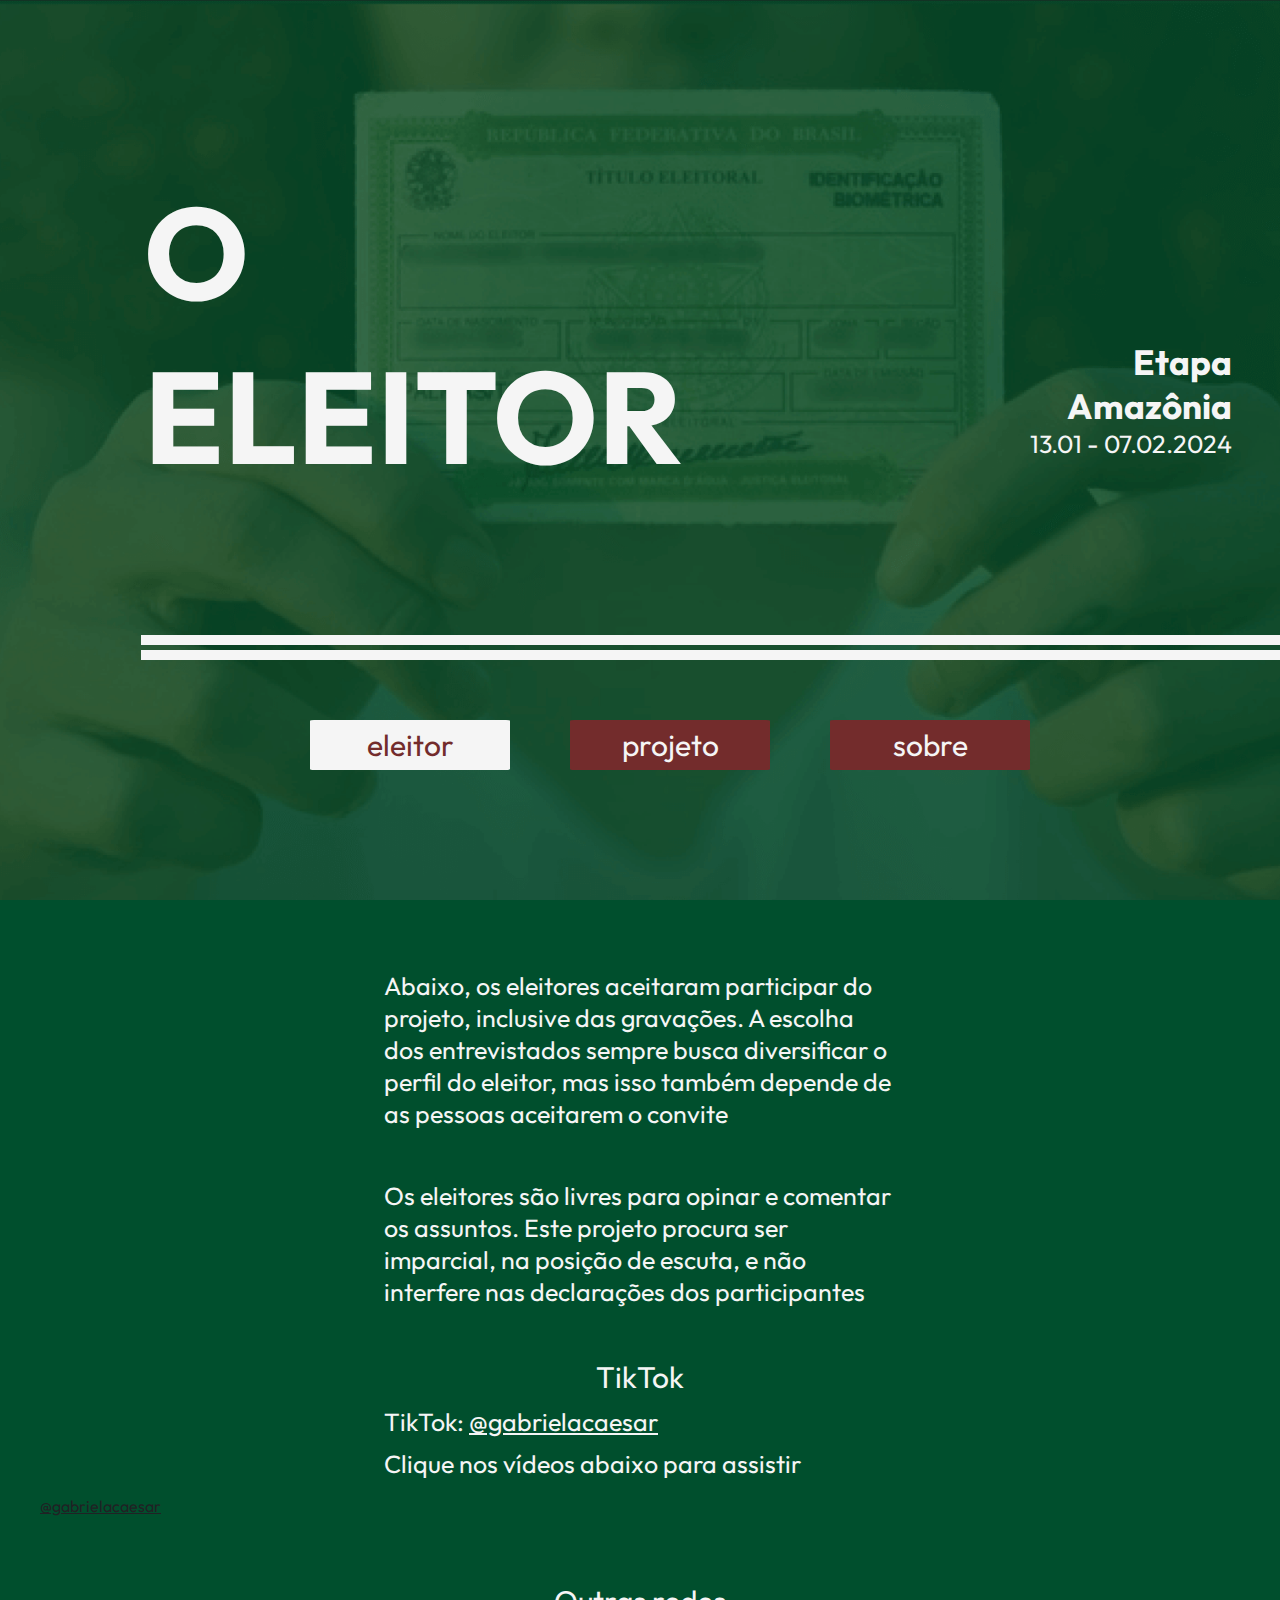
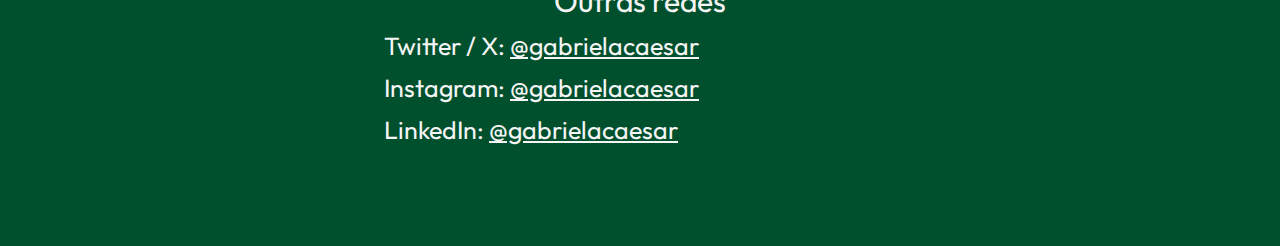
<file: index.html>
<!DOCTYPE html>
<html lang="pt">
    <head>
    <title>O eleitor</title>
        <meta name="author" content="Gabriela Caesar">
        <meta charset="UTF-8">
        <meta http-equiv="X-UA-Compatible" content="IE=edge">
        <meta name="viewport" content="width=device-width, initial-scale=1">
        <meta name="keywords" content="eleitor, eleitores, voters, amazon, amazonia, amazônia, eleição no brasil, brasileiro, election, wahlen, elecciones, gabriela caesar, ana gabriela castilho caesar, caesar gabriela, jornalista de dados, data journalist, jornalismo, journalism, comunicação, communication">
        <meta name="description" content="um projeto para conhecer o eleitor brasileiro">
        <meta name="viewport" content="width=device-width, initial-scale=1.0">
        <link rel="stylesheet" href="style.css">
        <link rel="stylesheet" href="https://cdnjs.cloudflare.com/ajax/libs/font-awesome/5.12.1/css/all.min.css">
        <link rel="icon" type="image/x-icon" href="img/favicon/favicon.ico">
        <!-- Google Analytics tag (gtag.js) -->
        <script async src="https://www.googletagmanager.com/gtag/js?id=G-6TVB5YPBCQ"></script>
        <script>
        window.dataLayer = window.dataLayer || [];
        function gtag(){dataLayer.push(arguments);}
        gtag('js', new Date());

        gtag('config', 'G-6TVB5YPBCQ');
        </script>
    </head>
    <body>
        <section class="vh-container vh-1-img vh-1 flex">
            <div class="row-1 flex">
                <div class="column-1">
                    <h1>O<br>ELEITOR</h1>
                </div>
                <div class="column-2 flex">
                    <h2>Etapa Amazônia</h2>
                    <p>13.01 - 07.02.2024</p>
                </div>
            </div>
            <div class="row-2 flex">
                <span class="green-line"></span>
                <span class="green-line"></span>
            </div>
            <div class="row-3 flex">
                <header class="flex">
                    <a href="#"><div class="item-1 flex ativo">eleitor</div></a>
                    <a href="projeto"><div class="item-2 flex">projeto</div></a>
                    <a href="sobre"><div class="item-3 flex">sobre</div></a>
                </header>
            </div>
        </section>

        <section class="video-embed flex">
            <p>Abaixo, os eleitores aceitaram participar do projeto, inclusive das gravações. A escolha dos entrevistados sempre busca diversificar o perfil do eleitor, mas isso também depende de as pessoas aceitarem o convite</p>
            <p>Os eleitores são livres para opinar e comentar os assuntos. Este projeto procura ser imparcial, na posição de escuta, e não interfere nas declarações dos participantes</p>
            <div class="social">TikTok</div>
            <p class="intro-social">TikTok: <a href="https://www.tiktok.com/@gabrielacaesar" target="_blank">@gabrielacaesar</a></p>
            <p class="intro-social">Clique nos vídeos abaixo para assistir</p>
            <blockquote class="tiktok-embed" cite="https://www.tiktok.com/@gabrielacaesar" data-unique-id="gabrielacaesar" data-embed-type="creator" style="max-width: 780px; min-width: 288px;" > <section> <a target="_blank" href="https://www.tiktok.com/@gabrielacaesar?refer=creator_embed">@gabrielacaesar</a> </section> </blockquote> 
            <script async src="https://www.tiktok.com/embed.js"></script>

            <div class="social">Outras redes</div>
            <p class="intro-social">Twitter / X: <a href="https://twitter.com/gabrielacaesar" target="_blank">@gabrielacaesar</a></p>
            <p class="intro-social">Instagram: <a href="https://instagram.com/gabrielacaesar" target="_blank">@gabrielacaesar</a></p>
            <p class="intro-social">LinkedIn: <a href="https://www.linkedin.com/in/gabrielacaesar/" target="_blank">@gabrielacaesar</a></p>
            </div>

        </section>

    </body>
</html>
</file>
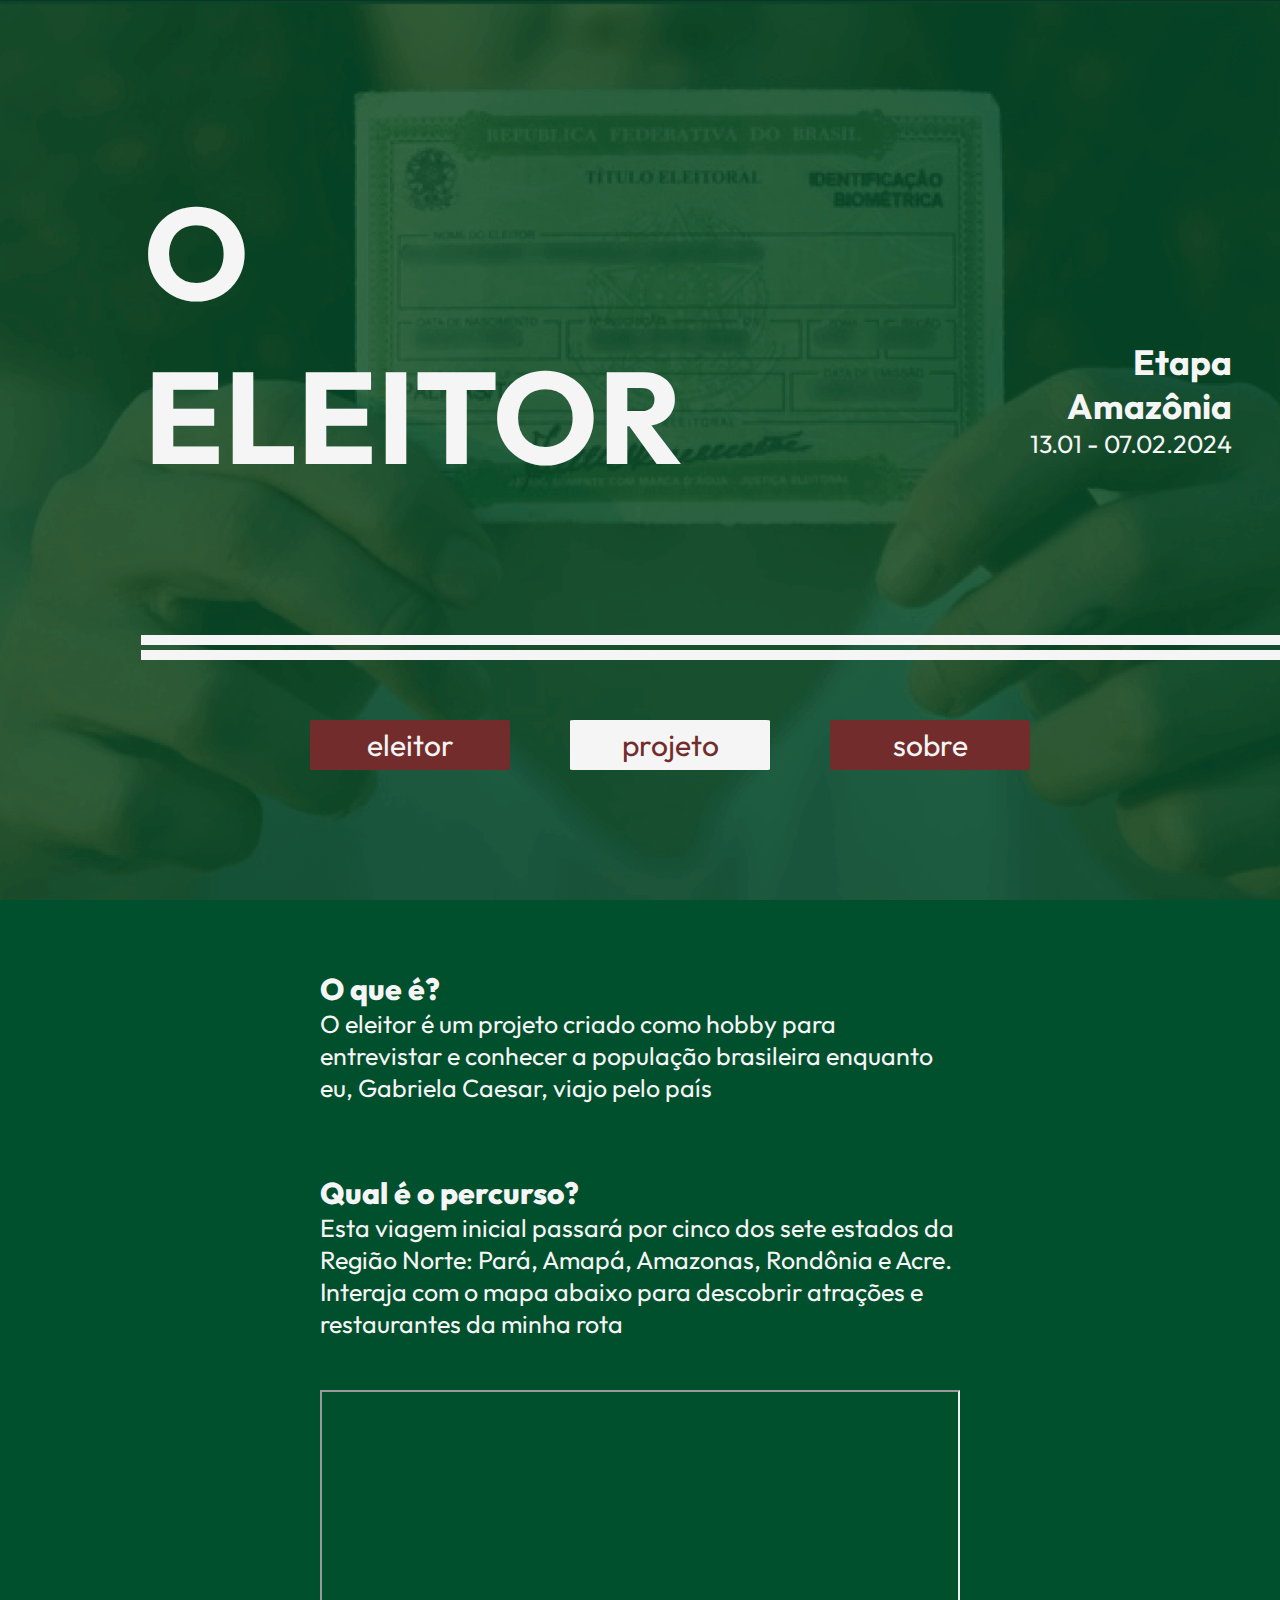
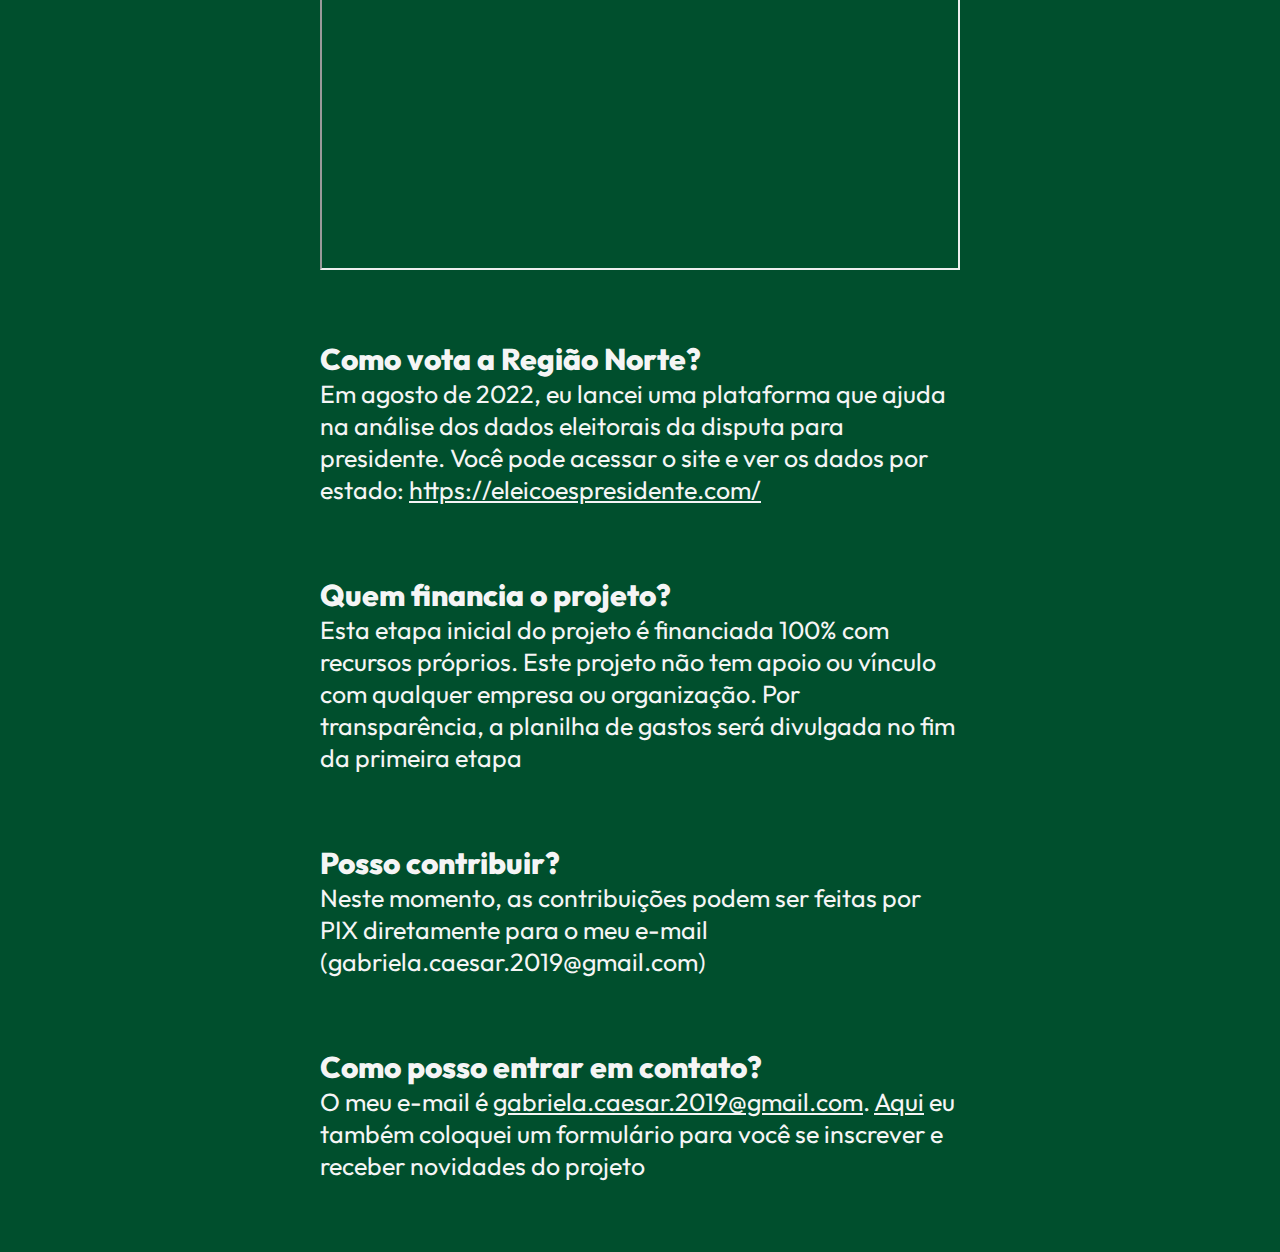
<file: projeto.html>
<!DOCTYPE html>
<html lang="pt">
    <head>
    <title>O eleitor</title>
        <meta name="author" content="Gabriela Caesar">
        <meta charset="UTF-8">
        <meta http-equiv="X-UA-Compatible" content="IE=edge">
        <meta name="viewport" content="width=device-width, initial-scale=1">
        <meta name="keywords" content="eleitor, eleitores, voters, amazon, amazonia, amazônia, eleição no brasil, brasileiro, election, wahlen, elecciones, gabriela caesar, ana gabriela castilho caesar, caesar gabriela, jornalista de dados, data journalist, jornalismo, journalism, comunicação, communication">
        <meta name="description" content="um projeto para conhecer o eleitor brasileiro">
        <meta name="viewport" content="width=device-width, initial-scale=1.0">
        <link rel="stylesheet" href="style.css">
        <link rel="stylesheet" href="https://cdnjs.cloudflare.com/ajax/libs/font-awesome/5.12.1/css/all.min.css">
        <link rel="icon" type="image/x-icon" href="img/favicon/favicon.ico">
        <!-- Google Analytics tag (gtag.js) -->
        <script async src="https://www.googletagmanager.com/gtag/js?id=G-6TVB5YPBCQ"></script>
        <script>
        window.dataLayer = window.dataLayer || [];
        function gtag(){dataLayer.push(arguments);}
        gtag('js', new Date());

        gtag('config', 'G-6TVB5YPBCQ');
        </script>
        
    </head>
    <body>
        <section class="vh-container vh-1-img vh-1 flex">
            <div class="row-1 flex">
                <div class="column-1">
                    <h1>O<br>ELEITOR</h1>
                </div>
                <div class="column-2 flex">
                    <h2>Etapa Amazônia</h2>
                    <p>13.01 - 07.02.2024</p>
                </div>
            </div>
            <div class="row-2 flex">
                <span class="green-line"></span>
                <span class="green-line"></span>
            </div>
            <div class="row-3 flex">
                <header class="flex">
                    <a href="index"><div class="item-1 flex">eleitor</div></a>
                    <a href="#"><div class="item-2 flex ativo">projeto</div></a>
                    <a href="sobre"><div class="item-3 flex">sobre</div></a>
                </header>
            </div>
        </section>

        <section class="project flex">
            <p class="question">O que é?</p>
            <p class="answer">O eleitor é um projeto criado como hobby para entrevistar e conhecer a população brasileira enquanto eu, Gabriela Caesar, viajo pelo país</p>

            <p class="question">Qual é o percurso?</p>
            <p class="answer map">Esta viagem inicial passará por cinco dos sete estados da Região Norte: Pará, Amapá, Amazonas, Rondônia e Acre. Interaja com o mapa abaixo para descobrir atrações e restaurantes da minha rota</p>

            <iframe class="google-maps" src="https://www.google.com/maps/d/u/0/embed?mid=1ehPPBr0c-WbgkiR1Ed4hIDGbTzP4tYM&ehbc=2E312F" width="640" height="480"></iframe>

            <p class="question">Como vota a Região Norte?</p>
            <p class="answer">Em agosto de 2022, eu lancei uma plataforma que ajuda na análise dos dados eleitorais da disputa para presidente. Você pode acessar o site e ver os dados por estado: <a href="https://eleicoespresidente.com/" target="_blank">https://eleicoespresidente.com/</a></p>
            
            <p class="question">Quem financia o projeto?</p>
            <p class="answer">Esta etapa inicial do projeto é financiada 100% com recursos próprios. Este projeto não tem apoio ou vínculo com qualquer empresa ou organização. Por transparência, a planilha de gastos será divulgada no fim da primeira etapa</p>

            <p class="question">Posso contribuir?</p>
            <p class="answer">Neste momento, as contribuições podem ser feitas por PIX diretamente para o meu e-mail (gabriela.caesar.2019@gmail.com)</p>

            <p class="question">Como posso entrar em contato?</p>
            <p class="answer">O meu e-mail é <a href="mailto:gabriela.caesar.2019@gmail.com" target="_blank">gabriela.caesar.2019@gmail.com</a>. <a href="sobre">Aqui</a> eu também coloquei um formulário para você se inscrever e receber novidades do projeto</p>
        </section>

    </body>
</html>
</file>
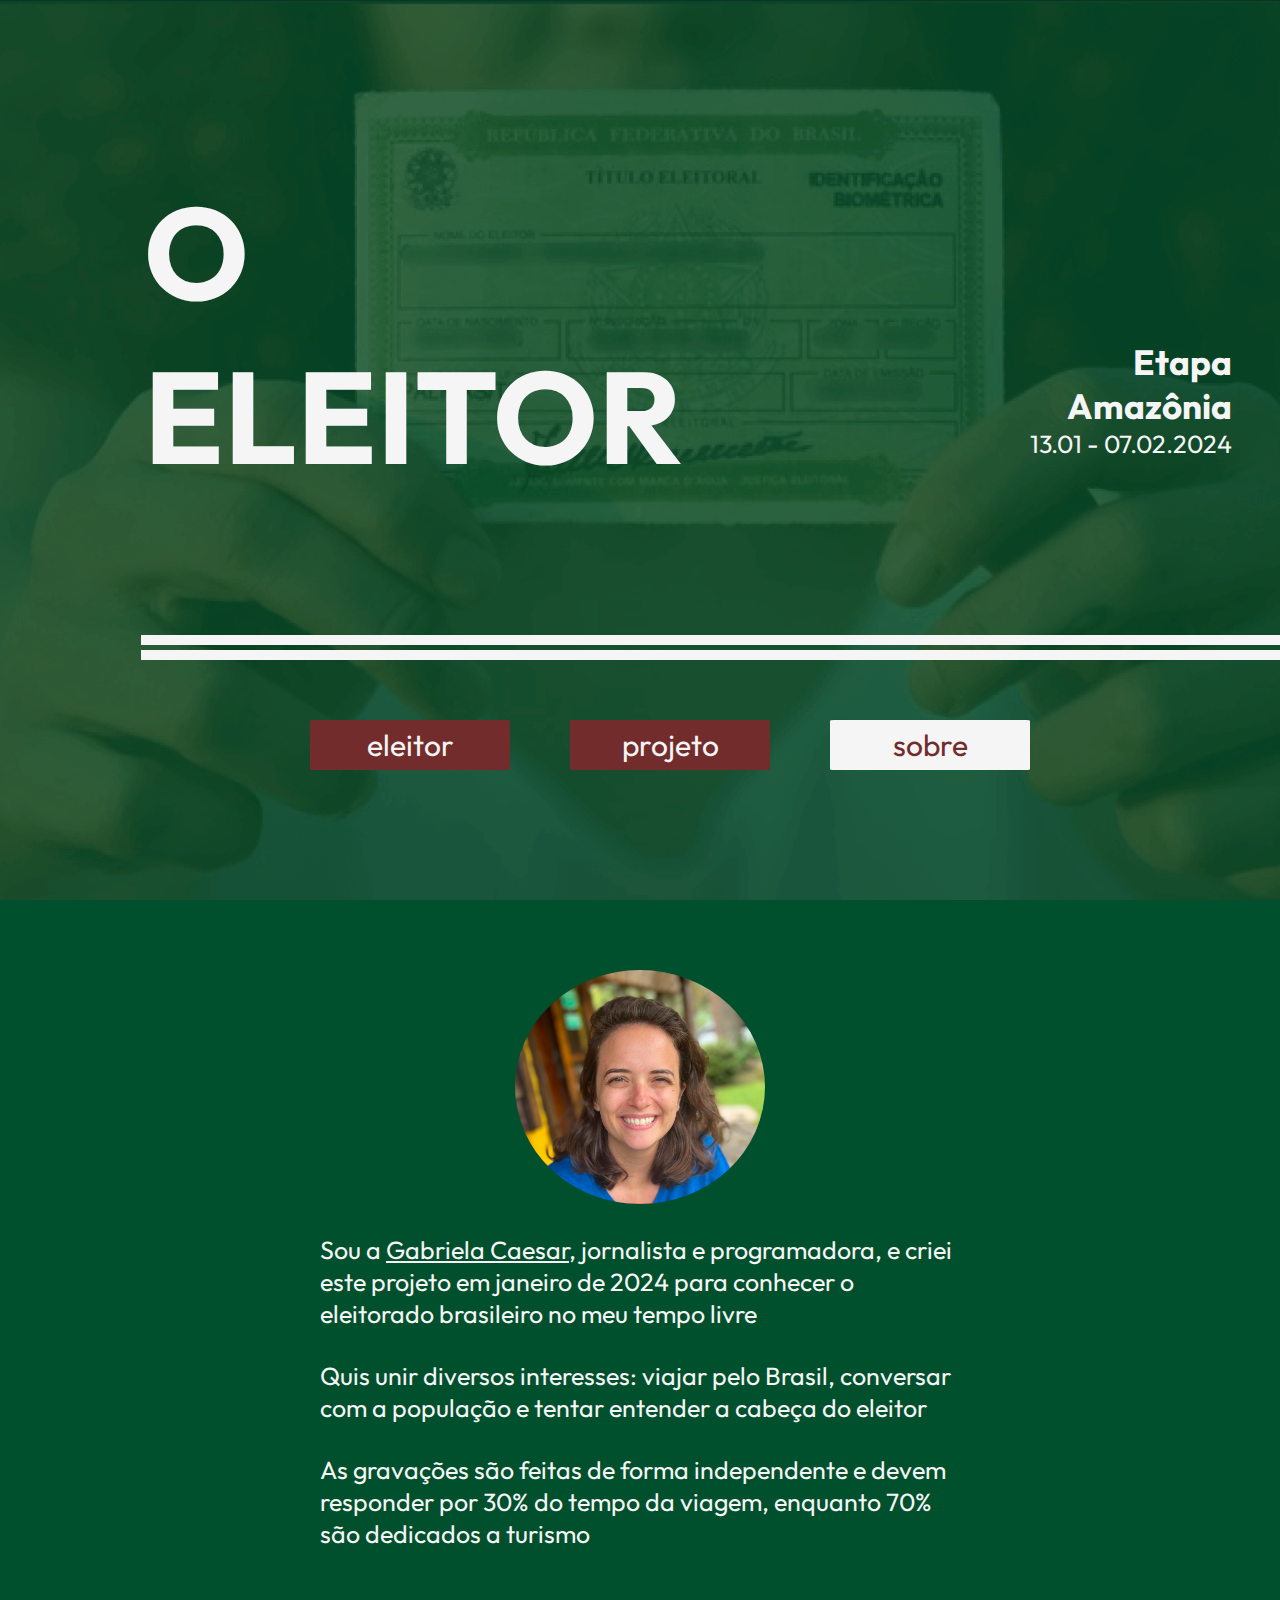
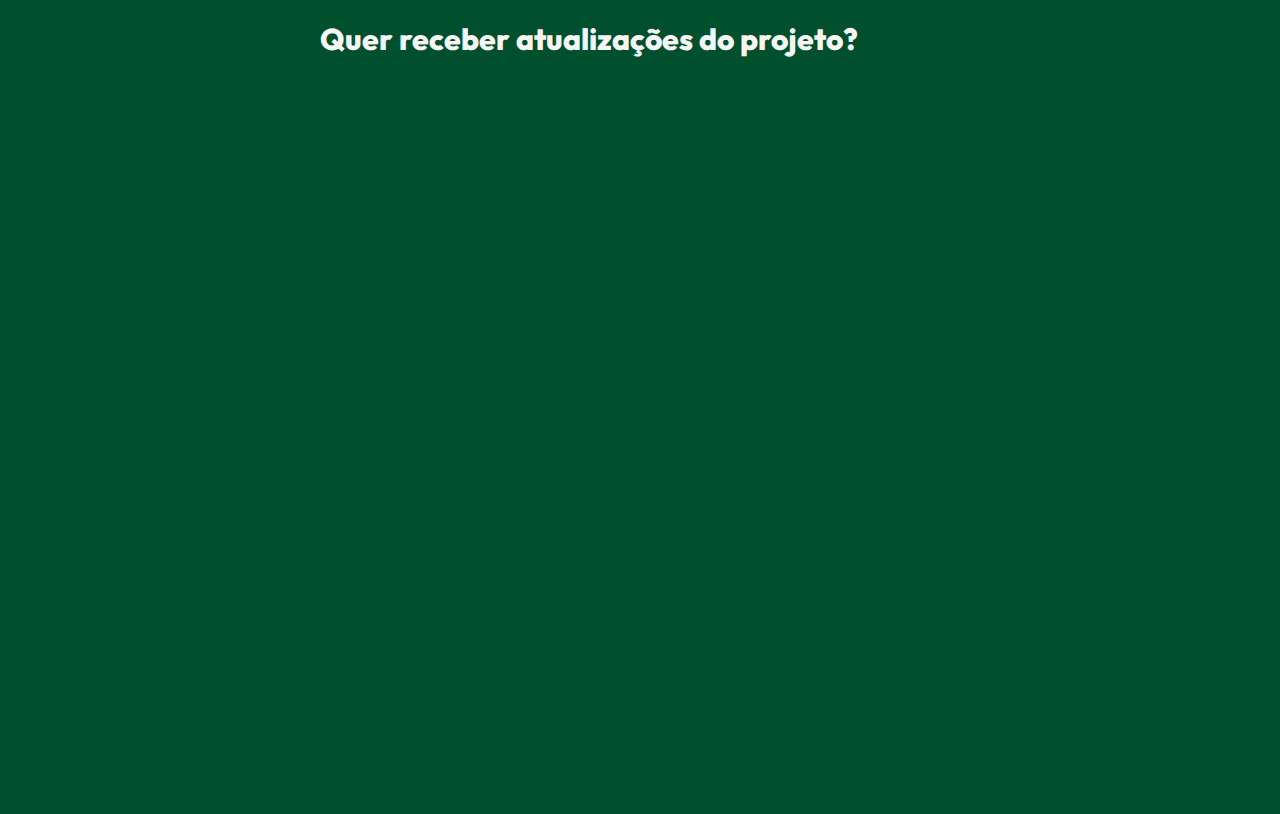
<file: sobre.html>
<!DOCTYPE html>
<html lang="pt">
    <head>
    <title>O eleitor</title>
        <meta name="author" content="Gabriela Caesar">
        <meta charset="UTF-8">
        <meta http-equiv="X-UA-Compatible" content="IE=edge">
        <meta name="viewport" content="width=device-width, initial-scale=1">
        <meta name="keywords" content="eleitor, eleitores, voters, amazon, amazonia, amazônia, eleição no brasil, brasileiro, election, wahlen, elecciones, gabriela caesar, ana gabriela castilho caesar, caesar gabriela, jornalista de dados, data journalist, jornalismo, journalism, comunicação, communication">
        <meta name="description" content="um projeto para conhecer o eleitor brasileiro">
        <meta name="viewport" content="width=device-width, initial-scale=1.0">
        <link rel="stylesheet" href="style.css">
        <link rel="stylesheet" href="https://cdnjs.cloudflare.com/ajax/libs/font-awesome/5.12.1/css/all.min.css">
        <link rel="icon" type="image/x-icon" href="img/favicon/favicon.ico">
        <!-- Google Analytics tag (gtag.js) -->
        <script async src="https://www.googletagmanager.com/gtag/js?id=G-6TVB5YPBCQ"></script>
        <script>
        window.dataLayer = window.dataLayer || [];
        function gtag(){dataLayer.push(arguments);}
        gtag('js', new Date());

        gtag('config', 'G-6TVB5YPBCQ');
        </script>
        
    </head>
    <body>
        <section class="vh-container vh-1-img vh-1 flex">
            <div class="row-1 flex">
                <div class="column-1">
                    <h1>O<br>ELEITOR</h1>
                </div>
                <div class="column-2 flex">
                    <h2>Etapa Amazônia</h2>
                    <p>13.01 - 07.02.2024</p>
                </div>
            </div>
            <div class="row-2 flex">
                <span class="green-line"></span>
                <span class="green-line"></span>
            </div>
            <div class="row-3 flex">
                <header class="flex">
                    <a href="index"><div class="item-1 flex">eleitor</div></a>
                    <a href="projeto"><div class="item-2 flex">projeto</div></a>
                    <a href="#"><div class="item-3 flex ativo">sobre</div></a>
                </header>
            </div>
        </section>

        <section class="about flex">

            <img src="img/foto.png" alt="Foto de Gabriela Caesar">

            <p class="answer">Sou a <a href="https://gabrielacaesar.github.io/" target="_blank">Gabriela Caesar</a>, jornalista e programadora, e criei este projeto em janeiro de 2024 para conhecer o eleitorado brasileiro no meu tempo livre</p>
            <p class="answer">Quis unir diversos interesses: viajar pelo Brasil, conversar com a população e tentar entender a cabeça do eleitor</p>
            <p class="answer">As gravações são feitas de forma independente e devem responder por 30% do tempo da viagem, enquanto 70% são dedicados a turismo</p>

            <p class="question">Quer receber atualizações do projeto?</p>

            <iframe class="form" src="https://docs.google.com/forms/d/e/1FAIpQLSfrVbIZ7Y4VOeOUbtn80D3s_mRYQI-FQzFC6Ly86pxI0Y5MSA/viewform?embedded=true" width="640" height="756" frameborder="0" marginheight="0" marginwidth="0">Carregando…</iframe>
        </section>

        
    </body>
</html>
</file>
<file: style.css>
@import url('https://fonts.googleapis.com/css2?family=Noto+Serif:ital,wght@0,400;0,700;1,400;1,700&family=Oswald:wght@500&family=Outfit:wght@300;600;800&family=Public+Sans:wght@300;600;900&display=swap');

* {
	font-family: 'Outfit', sans-serif;
	box-sizing: border-box;
	color: #202124;
    max-width: 2500px;
}

body {
	margin: 0;
}

ul {
	padding: 0;
}

ul > li {
	list-style-type: none;
}

a {
	cursor: pointer;
}

.flex {
    display: flex;
}

.vh-container {
    height: 100vh;
}

.vh-1 {
    flex-direction: column;
    height: 100vh;
}

.vh-1-img{
    background-image: url(img/titulo-eleitor.png);
    background-size: cover;
    background-position: bottom;
    background-attachment: fixed;
    background-repeat: no-repeat;
    height: 100vh;
    display: flex;
}

.row-1 {
    height: 70%;
    width: 100%;
    padding-top: 170px;
}

.row-2 {
    height: 10%;
    flex-direction: column;
}

.row-3 {
    height: 20%;
}

.column-1 {
    width: 75%;
}

.column-2 {
    width: 25%;
    flex-direction: column;
    justify-content: center;
}

header > a {
    text-decoration: none !important;
}

h1 {
    color: whitesmoke;
    font-size: 130px;
    margin: 0 15%;
}

h2 {
    font-size: 35px;
    margin: 0 15%;
}

.column-2 > p {
    font-size: 25px;
    margin: 0 15%;
}

h2, .column-2 > p {
    color: whitesmoke;
    text-align: end;
}

/* green-line */

.green-line {
    background-color: whitesmoke;
    height: 10px;
    margin-top: 5px;
    margin-left: 11%;
}

/* header */

header {
    width: 100%;
    justify-content: center;
}

header > a {
    padding-left: 60px;
}

header > a > div {
    justify-content: center;
    flex-direction: column;
    width: 200px;
    height: 50px;
    color: whitesmoke;
    background-color: #732C2C;
    text-align: center;
    font-size: 30px;
    border-radius: 2%;
}

header > a > div.ativo {
    color: #732C2C;
    background-color: whitesmoke;
}

header > a > div:hover {
    color: #732C2C;
    background-color: whitesmoke;
}

/* vh 2 */

.video-embed {
    background-color: #004F2D;
    justify-content: center;
    flex-direction: column;
    padding: 20px 0px 100px 0px;
}

.video-embed > h3 {
    color: whitesmoke;
    text-align: center;
    font-size: 30px;
}

.video-embed > p {
    padding-top: 50px;
    color: whitesmoke;
    font-size: 25px;
    margin: 0 30%;
}

.video-embed > p > a {
    color: whitesmoke;
    text-decoration: underline;
}

.video-embed > p.intro-social {
    padding-top: 10px;
}
.social {
    font-size: 30px;
    text-align: center;
    color: whitesmoke;
    width: 100%;
    padding-top: 50px
}

.tiktok-embed {
    min-height: 100%;
}

/* project */

.project, .about {
    flex-direction: column;
    background-color: #004F2D;
    justify-content: center;
}

.question, .answer {
    margin: 0 25%;
    color: whitesmoke;
}

.question {
    font-weight: 800;
    font-size: 30px;
    padding-top: 70px;
}

.answer {
    font-size: 25px;
}

.answer > a {
    color: whitesmoke;
}

.answer:last-child {
    padding-bottom: 70px;
}

.answer.map {
    padding-bottom: 50px;
}

.google-maps {
    align-self: center;
    padding-top: 20px;
}

.project > p > a {
    color: whitesmoke;
    text-decoration: underline !important;
    font-weight: 400;
}

/* about */ 

.about {
    padding-top: 70px;
}

.about > img {
    width: 250px;
    align-self: center;
    border-radius: 50%;
}

.about > p.answer {
    padding-top: 30px;
}

.form {
    align-self: center;
    padding-bottom: 70px;
}



/* 
MOBILE 
*/
@media only screen and (max-width: 900px) {
    /* For mobile phones: */
    * {
        max-width: 900px !important;
    }

    .vh-1-img {
        background-image: none !important;
        background-color: #004F2D;
    }

    h1 {
    	font-size: 45px;
    }

    h2 {
        font-size: 22px;
    }

    .column-2 > p {
        font-size: 15px;
    }

    .column-1, .column-2 {
        width: 50%;
    }

    header > a {
        padding-left: 20px;
    }

    header > a > div {
        font-size: 20px;
        width: 80px;
    }

    .question {
        font-size: 22px;
        padding-top: 40px;
    }

    .answer, .video-embed > p {
        font-size: 18px;
    }

    .video-embed > p, .question, .answer {
        margin: 0 15%;
    }

    .answer:last-child {
        padding-bottom: 40px;
    }

    .google-maps, .tiktok-embed, .form {
        width: 80% !important;
    }

    .about > img {
        width: 180px;
    }
}
</file>
